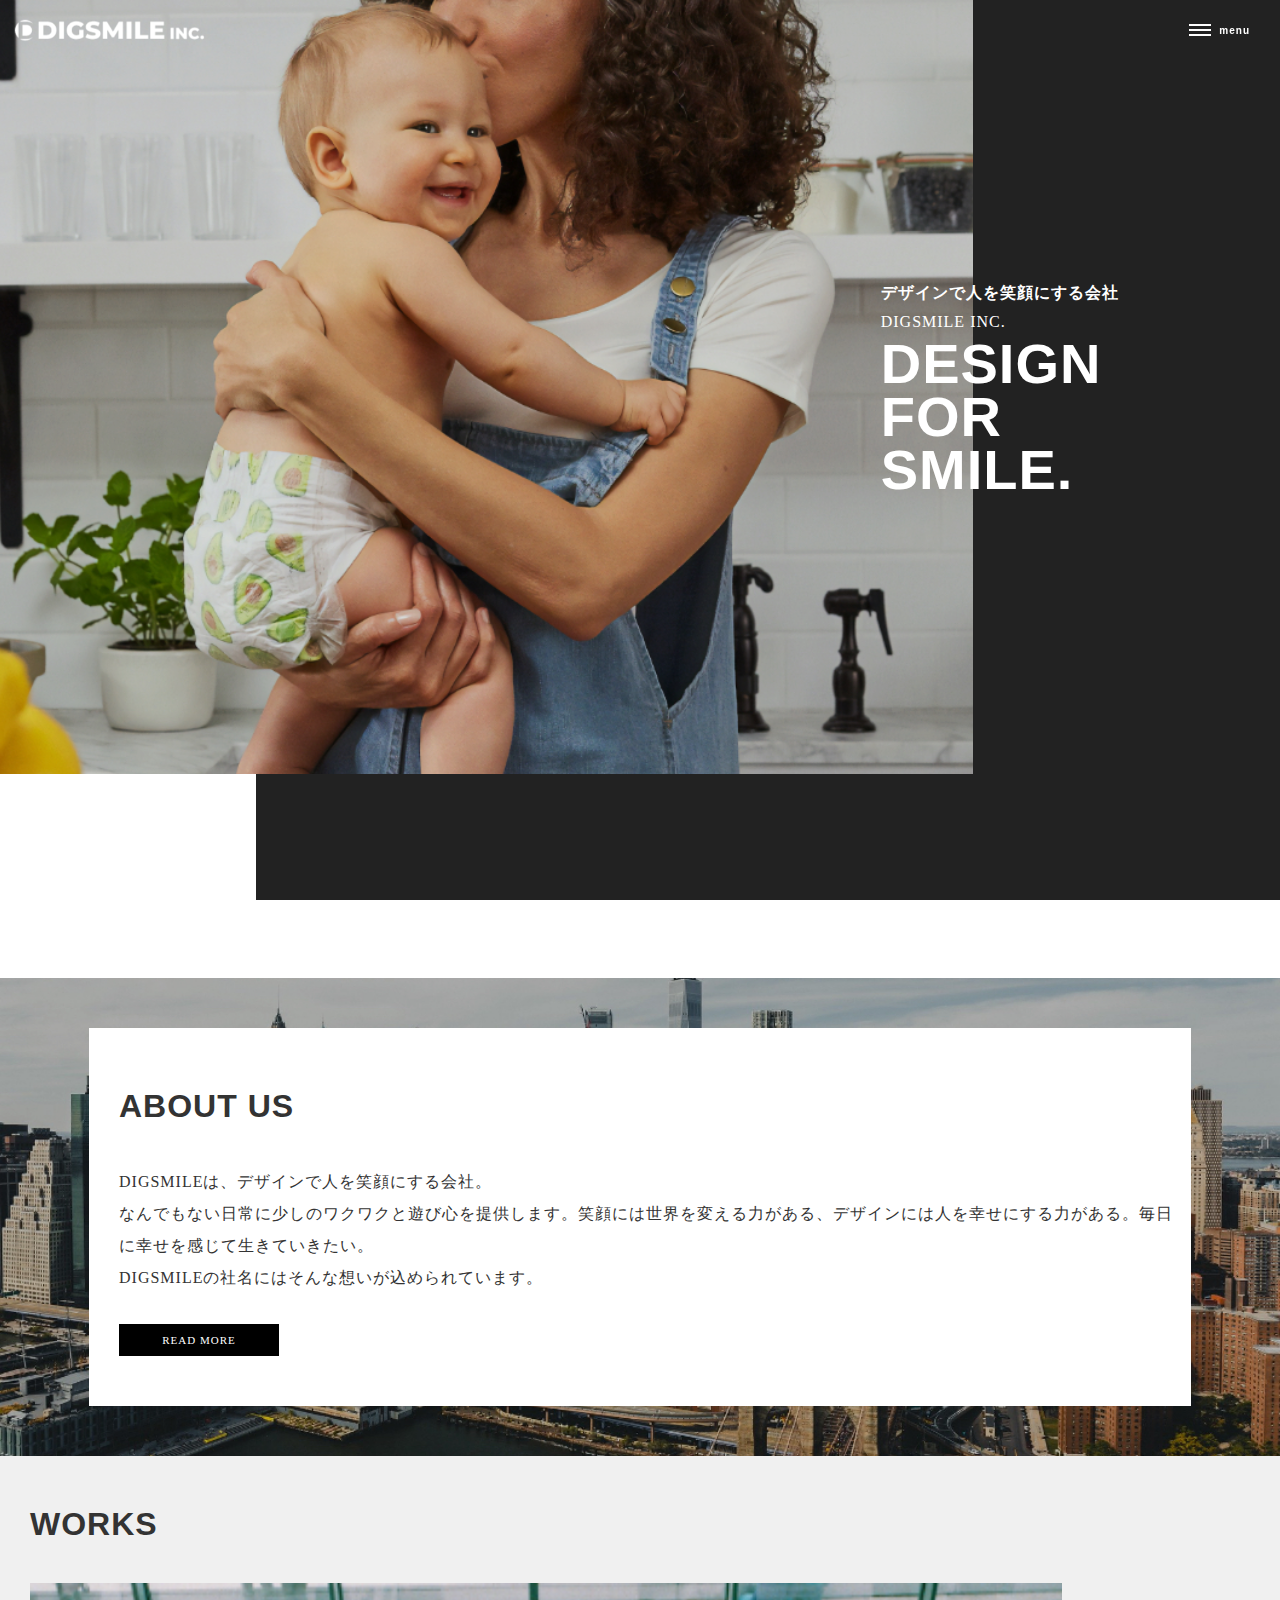
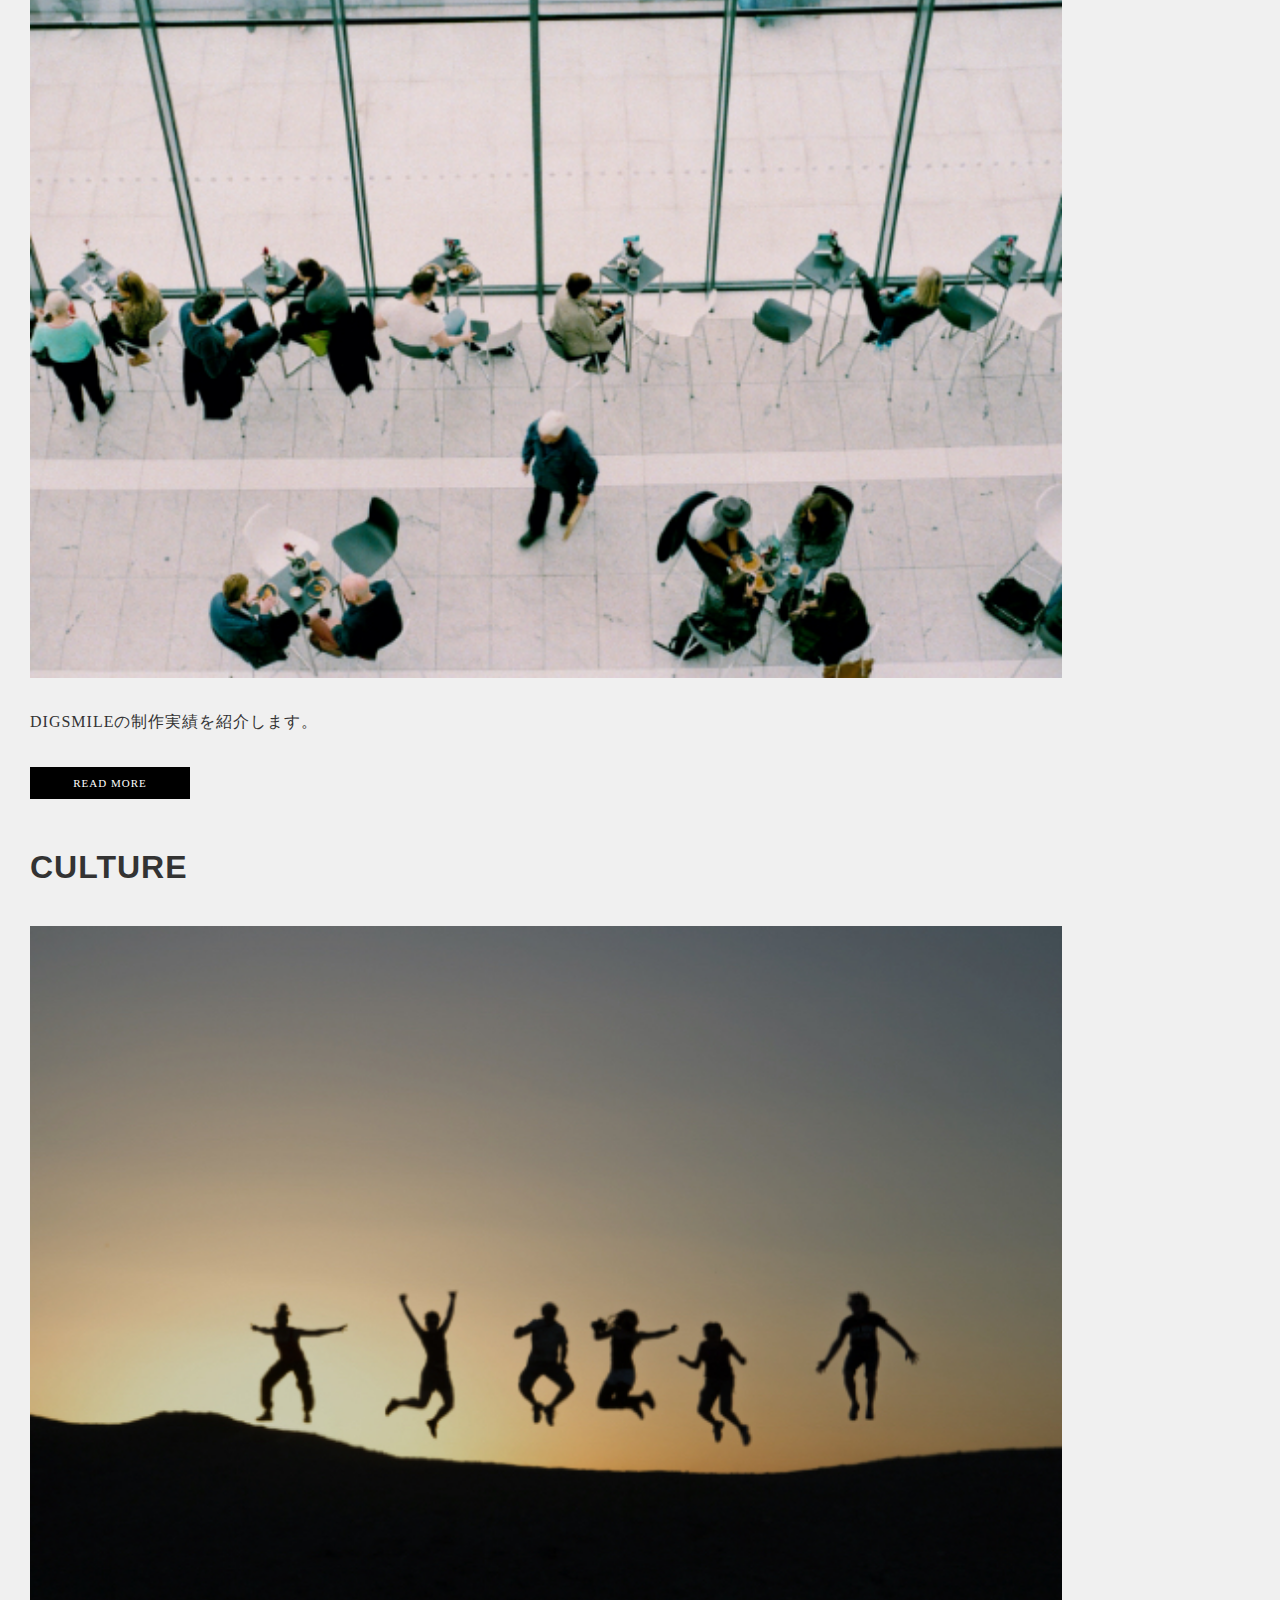
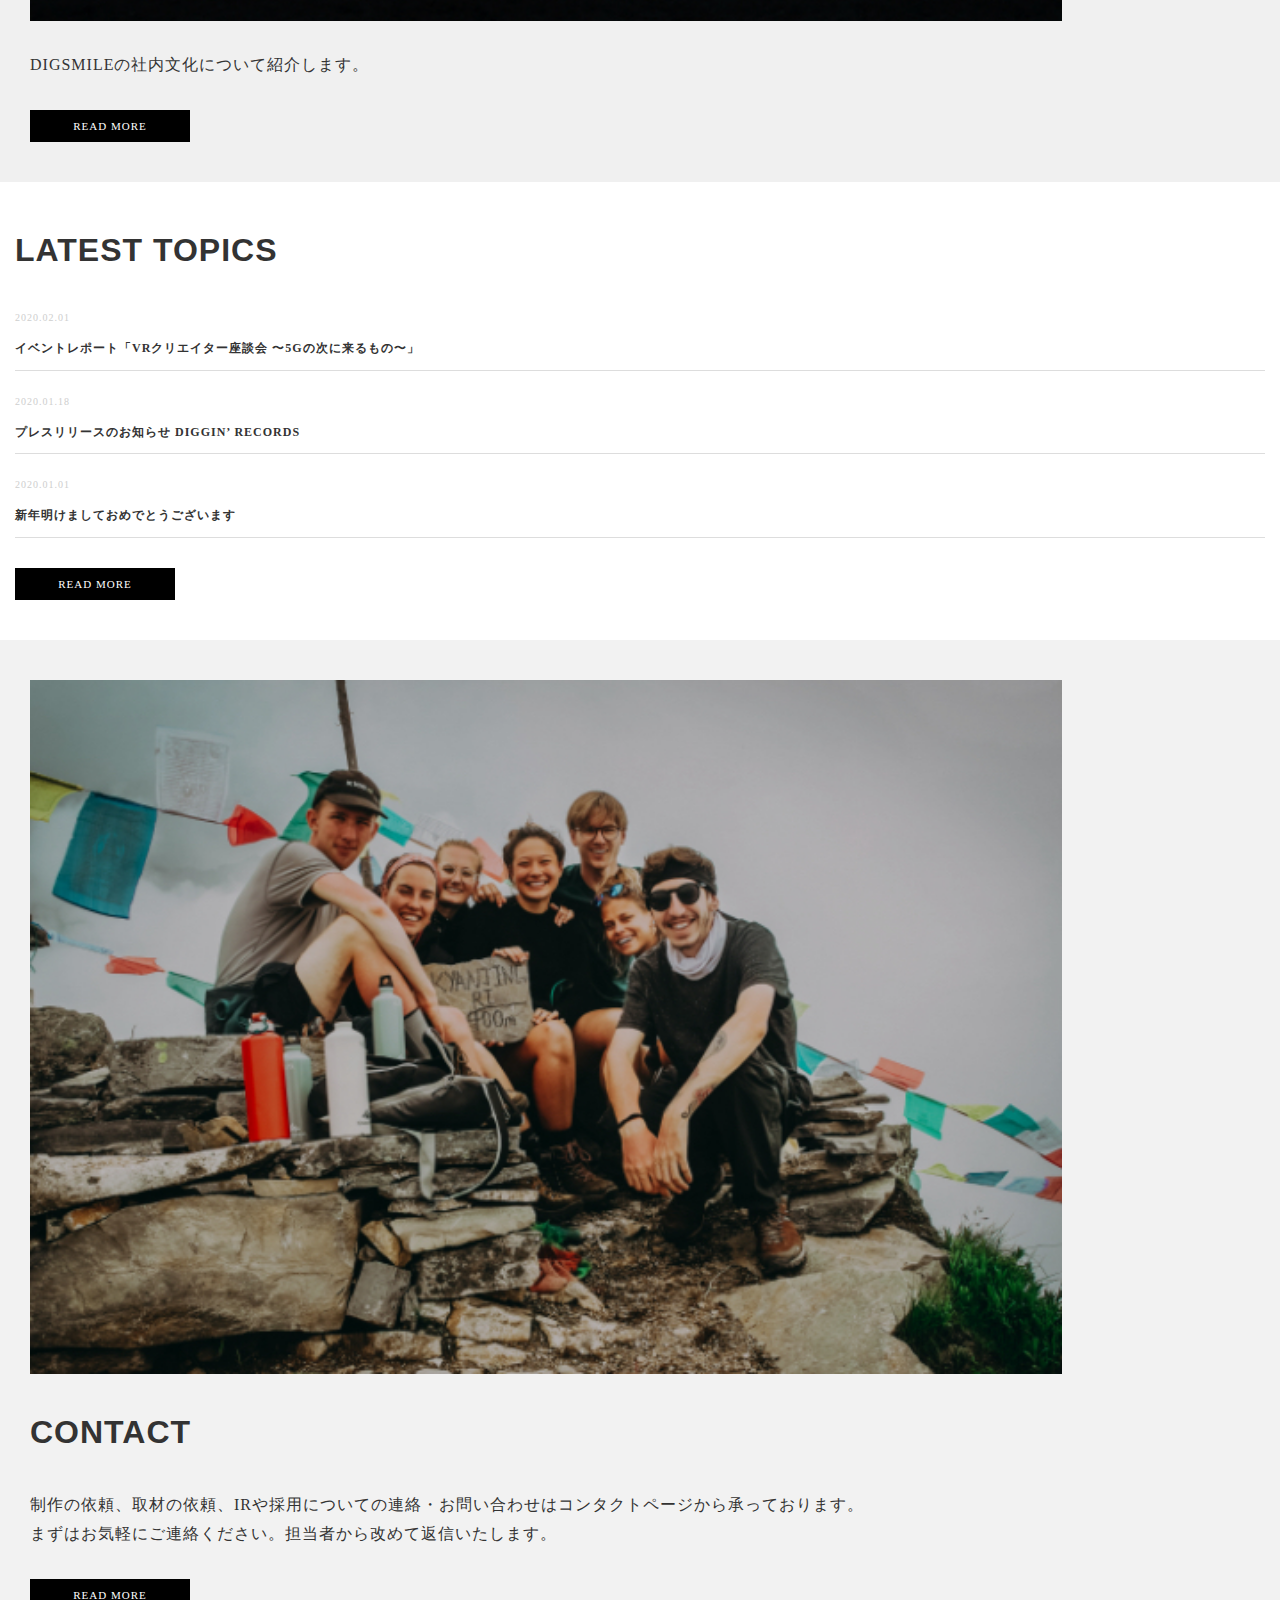
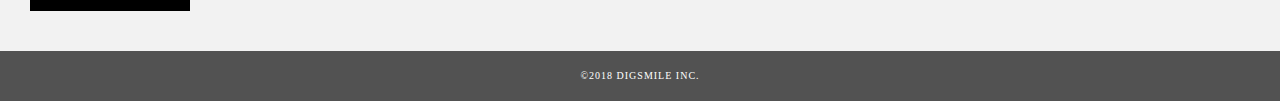
<file: index.html>
<!DOCTYPE html>
<html lang="ja">
<head>
    <meta charset="UTF-8">
    <meta name="viewport" content="width=device-width, initial-scale=1.0">
    <title>Document</title>
    <link rel="stylesheet" href="css/style.css">
</head>
<body>
    <!-- header -->
    <header class="header">
        <div class="header__nav">
            <div class="header__drawer">
                <div class="header__logo">
                    <img src="img/site-logo.png" alt="">
                </div>
                <div class="header__toggle">
                    <div class="bars">
                      <span class="bar bar_top"></span>
                      <span class="bar bar_mid"></span>
                      <span class="bar bar_bottom"></span>
                    </div>
                    <span class="barsMenu">menu</span>
                </div>
            </div>
            <div class="header__menu">
                <ul class="header__list">
                    <li class="header__list-logo">
                        <a href="#"><img src="img/menulogo.png" alt="">
                        </a>
                    </li>
                    <li class="header__list-item">
                        <a href="#aboutUs">ABOUT US</a>
                    </li>
                    <li class="header__list-item">
                        <a href="#works">WORKS</a>
                    </li>
                    <li class="header__list-item">
                        <a href="#culture">CULTURE</a>
                    </li>
                    <li class="header__list-item">
                        <a href="#topics">TOPICS</a>
                    </li>
                    <li class="header__list-item">
                        <a href="#contact">CONTACT</a>
                    </li>
                </ul>
            </div>
        </div>
    </header>
    <!-- メインヴィジュアル -->
    <section class="fv">
        <div class="fv__wrapper">
            <div class="fv__inner">
                <p class="fv__description">デザインで人を笑顔にする会社</p>
                <p class="fv__tagline">DIGSMILE INC.</p>
                <h1 class="fv__title">
                    DESIGN<br>
                    FOR<br>
                    SMILE.
                </h1>
            </div>
        </div>
    </section>
    <!-- ABOUT US -->
    <section class="aboutUS" id="aboutUs">
        <div class="container">
            <div class="aboutUS__bg">
                <div class="aboutUS__content">
                    <h2 class="sectionTitle">
                        ABOUT US
                    </h2>
                    <div class="aboutUS__description">
                        <p>DIGSMILEは、デザインで人を笑顔にする会社。<br>
                            なんでもない日常に少しのワクワクと遊び心を提供します。笑顔には世界を変える力がある、デザインには人を幸せにする力がある。毎日に幸せを感じて生きていきたい。<br>
                            DIGSMILEの社名にはそんな想いが込められています。
                        </p>
                    </div>
                    <a href="./about.html" class="aboutUS__btn">READ MORE</a>
                </div>
            </div>
        </div>
    </section>
    
    <!-- WORKS CULTURE  -->
    <secrion class="works-culture">

        <section class="works-culture__bg">

            <div class="works-culture__contents">
                 <!-- works -->
                <section class="works" id="works">
                    <div class="container">
                        <h2 class="sectionTitle">
                            WORKS
                        </h2>
                        <div class="works__img">
                            <img src="img/work-img.jpg" alt="">
                        </div>
                        <p class="works__description">DIGSMILEの制作実績を紹介します。</p>
                        <a href="#" class="works__btn">READ MORE</a>
                    </div>
                </section>
        
                <!-- cultute -->
                <section class="culture" id="culture">
                    <div class="container">
                        <h2 class="sectionTitle">
                            CULTURE
                        </h2>
                        <div class="culture__img">
                            <img src="img/culture-img.jpg" alt="">
                        </div>
                        <p class="culture__description">DIGSMILEの社内文化について紹介します。</p>
                        <a href="#" class="culture__btn">READ MORE</a>
                    </div>
                </section>
            </div>
           
        </section>
    </secrion>

    <!-- LATEST TOPICS -->
    <section class="topics" id="topics">
        <div class="container">
            <h2 class="sectionTitle">
                LATEST TOPICS
            </h2>
            <div class="topics__inner">
                <dl>
                    <dt>2020.02.01</dt>
                    <dd>イベントレポート「VRクリエイター座談会 〜5Gの次に来るもの〜」</dd>
                    <dt>2020.01.18</dt>
                    <dd>プレスリリースのお知らせ DIGGIN’ RECORDS</dd>
                    <dt>2020.01.01</dt>
                    <dd>新年明けましておめでとうございます</dd>
                </dl>
                <a href="#" class="topics__btn">READ MORE</a>
            </div>
        </div>
    </section>

    <!-- CONTACT -->
    <section class="contact" id="contact">
        <div class="contact__bg">
            <div class="container">
                <div class="contact__img">
                    <img src="img/recruit-img.jpg" alt="">
                </div>
                <div class="contact__inner">
                    <h2 class="sectionTitle">
                        CONTACT
                    </h2>
                    <p class="contact__description">
                        制作の依頼、取材の依頼、IRや採用についての連絡・お問い合わせはコンタクトページから承っております。<br>
                        まずはお気軽にご連絡ください。担当者から改めて返信いたします。
                    </p>
                    <a href="./contact.html" class="contact__btn">READ MORE</a>
                </div>
            </div>
        </div>
    </section>

    <!-- footer -->
    <footer class="footer">
        <p>©2018 DIGSMILE INC.</p>
    </footer>
    <script src="https://ajax.googleapis.com/ajax/libs/jquery/3.5.1/jquery.min.js"></script>
    <script src="js/main.js"></script>
</body>
</html>
</file>
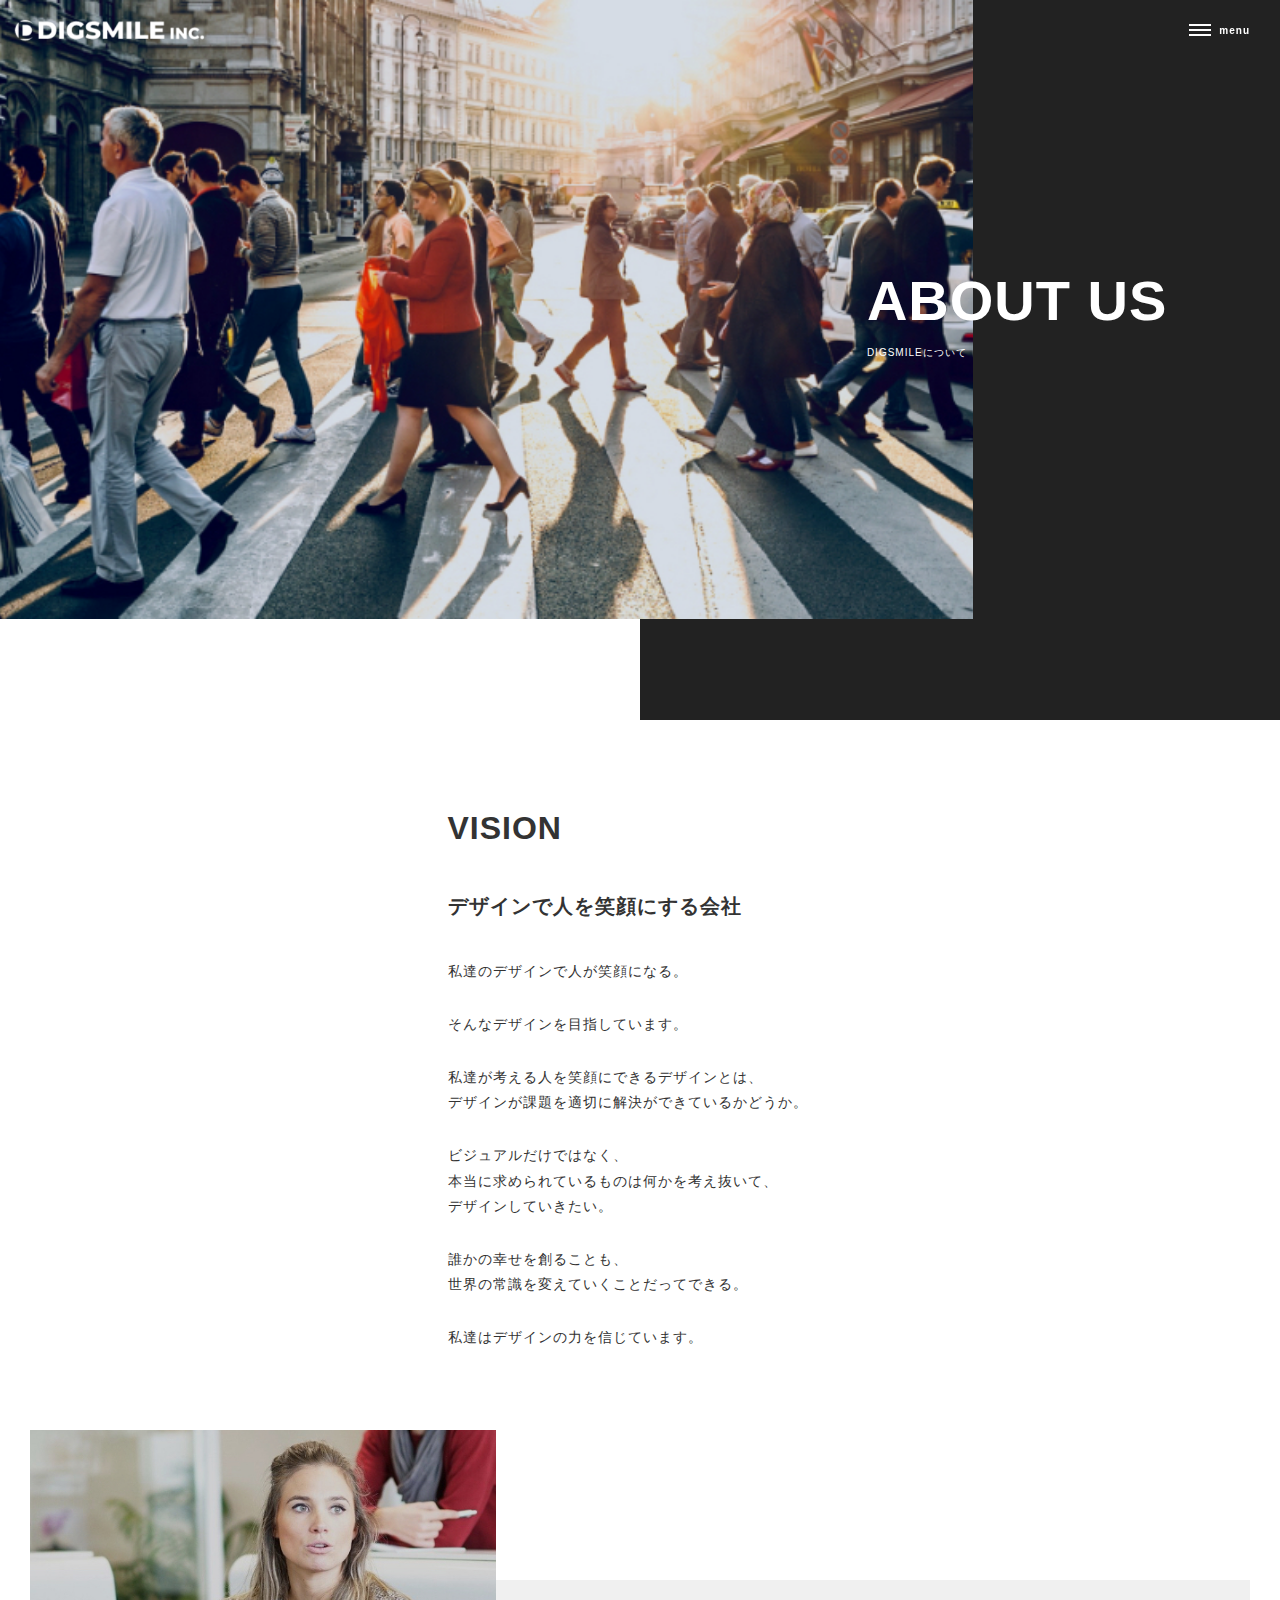
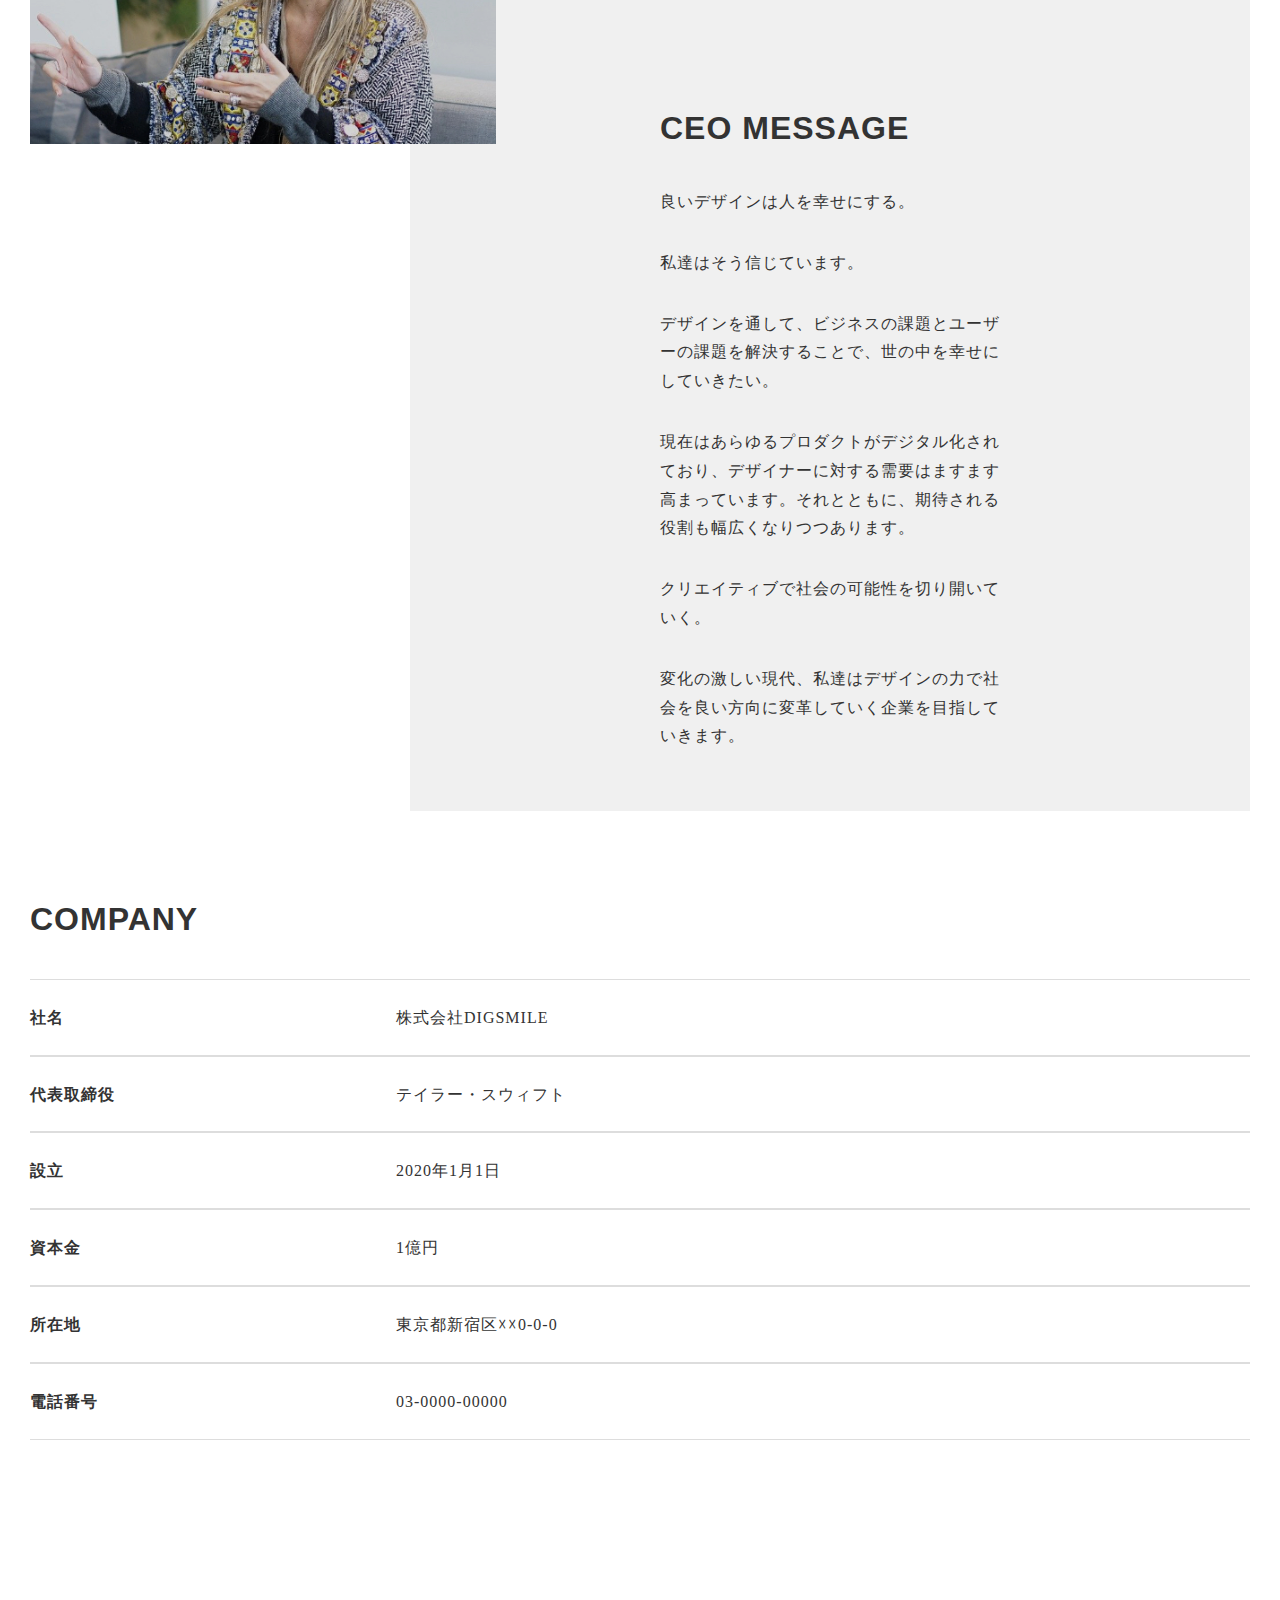
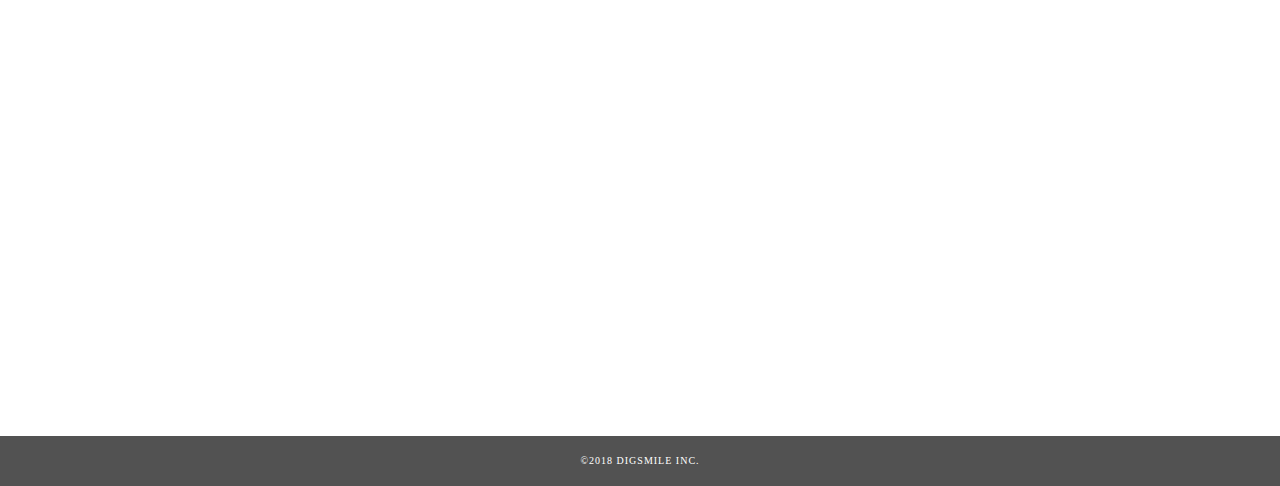
<file: about.html>
<!DOCTYPE html>
<html lang="ja">
<head>
    <meta charset="UTF-8">
    <meta name="viewport" content="width=device-width, initial-scale=1.0">
    <title>Document</title>
    <link rel="stylesheet" href="css/style.css">
</head>
<body>
    <!-- header -->
    <header class="header">
        <div class="header__nav">
            <div class="header__drawer">
                <div class="header__logo">
                    <img src="img/site-logo.png" alt="">
                </div>
                <div class="header__toggle">
                    <div class="bars">
                      <span class="bar bar_top"></span>
                      <span class="bar bar_mid"></span>
                      <span class="bar bar_bottom"></span>
                    </div>
                    <span class="barsMenu">menu</span>
                </div>
            </div>
            <div class="header__menu">
                <ul class="header__list">
                    <li class="header__list-logo">
                        <a href="./index.html"><img src="img/menulogo.png" alt="">
                        </a>
                    </li>
                    <li class="header__list-item">
                        <a href="#">ABOUT US</a>
                    </li>
                    <li class="header__list-item">
                        <a href="#">WORKS</a>
                    </li>
                    <li class="header__list-item">
                        <a href="#">CULTURE</a>
                    </li>
                    <li class="header__list-item">
                        <a href="#">TOPICS</a>
                    </li>
                    <li class="header__list-item">
                        <a href="#">CONTACT</a>
                    </li>
                </ul>
            </div>
        </div>
    </header>
    <!-- ABOUT US メインヴィジュアル -->
    <section class="aboutUs-fv">
        <div class="aboutUs-fv__wrapper">
            <div class="aboutUs-fv__inner">
                <h1 class="aboutUs-fv__title">
                    ABOUT US
                </h1>
                <p class="aobutUsfv__tagline">DIGSMILEについて</p>
            </div>
        </div>
    </section>
    <!-- VISION -->
    <section class="vision">
        <div class="container">
            <h2 class="sectionTitle">
                VISION
            </h2>
            <h2 class="vision__subtitle">
                デザインで人を笑顔にする会社
            </h2>
            <div class="vision__text">
                <p class="bs">私達のデザインで人が笑顔になる。</p>
                <p class="bs">そんなデザインを目指しています。</p>
                <p class="bs">私達が考える人を笑顔にできるデザインとは、<br>
                    デザインが課題を適切に解決ができているかどうか。
                </p>
                <p class="bs">ビジュアルだけではなく、<br>
                    本当に求められているものは何かを考え抜いて、<br>
                    デザインしていきたい。
                </p>
                <p class="bs">誰かの幸せを創ることも、<br>
                    世界の常識を変えていくことだってできる。
                </p>
                <p class="bs">私達はデザインの力を信じています。</p>
            </div>
        </div>
    </section>
    <!-- MESSAGE -->
    <secrion class="message">
        <div class="message__wrapper">
            <div class="message__content">
                <div class="message__content__inner">
                    <h2 class="sectionTitle">CEO MESSAGE</h2>
                    <div class="message__description">
                        <p class="bs">良いデザインは人を幸せにする。</p>
                        <p class="bs">私達はそう信じています。</p>
                        <p class="bs">デザインを通して、ビジネスの課題とユーザーの課題を解決することで、世の中を幸せにしていきたい。</p>
                        <p class="bs">現在はあらゆるプロダクトがデジタル化されており、デザイナーに対する需要はますます高まっています。それとともに、期待される役割も幅広くなりつつあります。</p>
                        <p class="bs">クリエイティブで社会の可能性を切り開いていく。</p>
                        <p class="bs">変化の激しい現代、私達はデザインの力で社会を良い方向に変革していく企業を目指していきます。</p>
                    </div>
                </div>
                <div class="message__img"><img src="img/ceo-img.jpg" alt=""></div>                
            </div>
        </div>
    </secrion>
    <!-- COMPANY -->
    <section class="company">
        <div class="container">
            <h2 class="sectionTitle">
                COMPANY
            </h2>
            <dl>
                <dt>社名</dt>
                <dd>株式会社DIGSMILE</dd>
                <dt>代表取締役</dt>
                <dd>テイラー・スウィフト</dd>
                <dt>設立</dt>
                <dd>2020年1月1日</dd>
                <dt>資本金</dt>
                <dd>1億円</dd>
                <dt>所在地</dt>
                <dd>東京都新宿区☓☓0-0-0</dd>
                <dt>電話番号</dt>
                <dd>03-0000-00000</dd>
            </dl>
        </div>
        <div class="company__map">
            <iframe src="https://www.google.com/maps/embed?pb=!1m14!1m12!1m3!1d12961.678320077855!2d139.69460469264564!3d35.69129118306999!2m3!1f0!2f0!3f0!3m2!1i1024!2i768!4f13.1!5e0!3m2!1sja!2sjp!4v1600731258509!5m2!1sja!2sjp" width="100%" height="470" frameborder="0" style="border:0;" allowfullscreen="" aria-hidden="false" tabindex="0"></iframe>
        </div>
    </section>
   

    

    <!-- footer -->
    <footer class="footer">
        <p>©2018 DIGSMILE INC.</p>
    </footer>
    <script src="https://ajax.googleapis.com/ajax/libs/jquery/3.5.1/jquery.min.js"></script>
    <script src="js/main.js"></script>
</body>
</html>
</file>
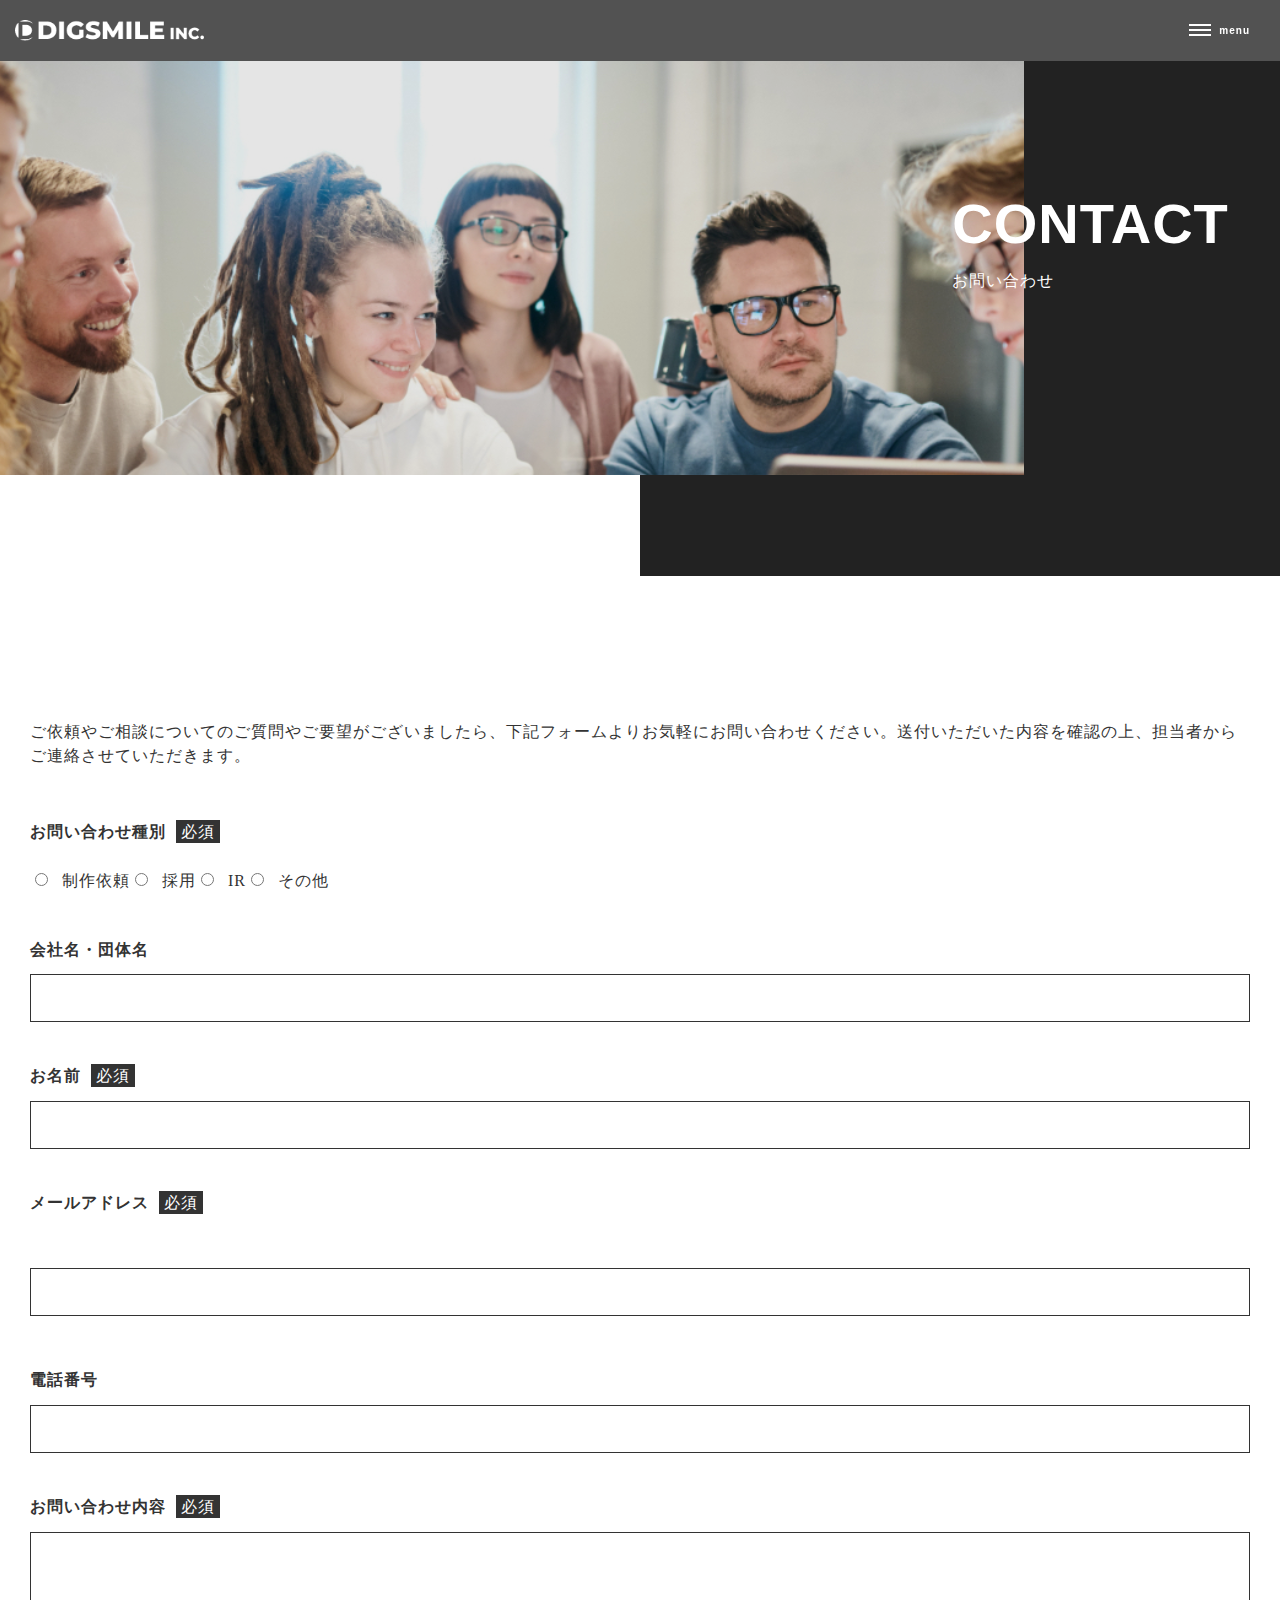
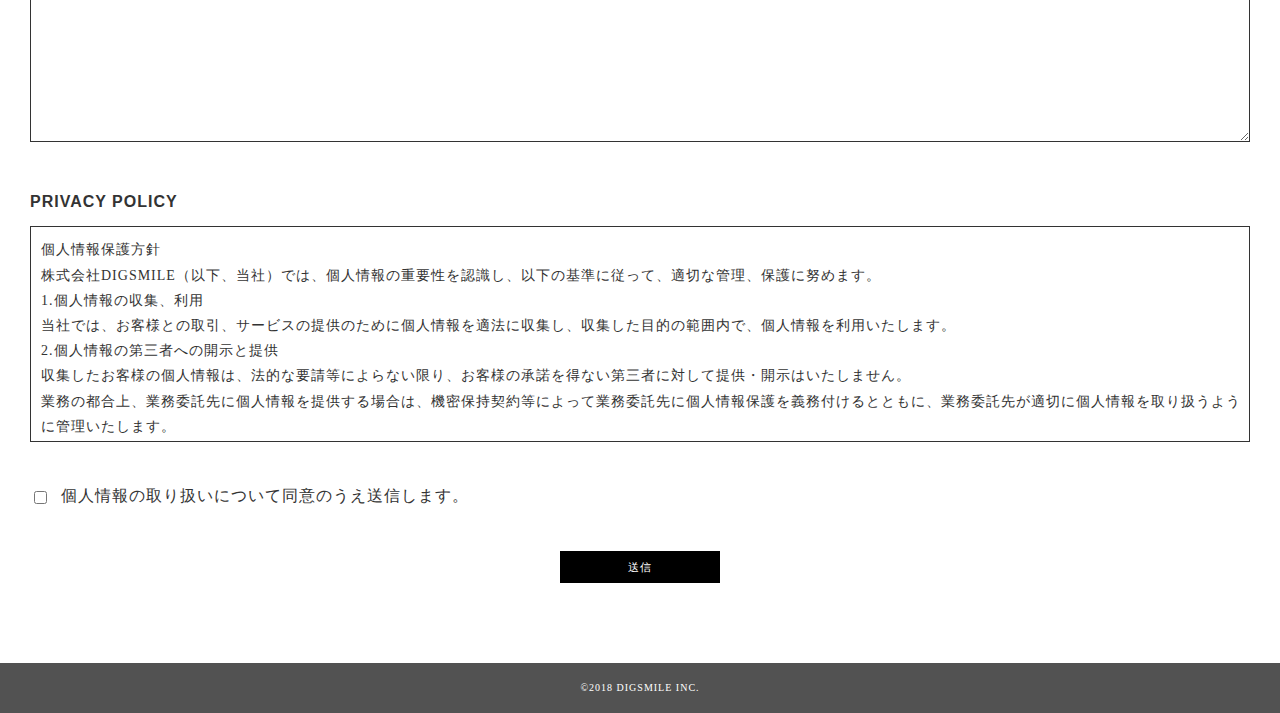
<file: contact.html>
<!DOCTYPE html>
<html lang="ja">
<head>
    <meta charset="UTF-8">
    <meta name="viewport" content="width=device-width, initial-scale=1.0">
    <title>Document</title>
    <link rel="stylesheet" href="css/style.css">
</head>
<body>
    <!-- header -->
    <header class="header">
        <div class="header__nav">
            <div class="header__drawer">
                <div class="header__logo">
                    <img src="img/site-logo.png" alt="">
                </div>
                <div class="header__toggle">
                    <div class="bars">
                      <span class="bar bar_top"></span>
                      <span class="bar bar_mid"></span>
                      <span class="bar bar_bottom"></span>
                    </div>
                    <span class="barsMenu">menu</span>
                </div>
            </div>
            <div class="header__menu">
                <ul class="header__list">
                    <li class="header__list-logo">
                        <a href="index.html"><img src="img/menulogo.png" alt="">
                        </a>
                    </li>
                    <li class="header__list-item">
                        <a href="#about">ABOUT US</a>
                    </li>
                    <li class="header__list-item">
                        <a href="#">WORKS</a>
                    </li>
                    <li class="header__list-item">
                        <a href="#">CULTURE</a>
                    </li>
                    <li class="header__list-item">
                        <a href="#">TOPICS</a>
                    </li>
                    <li class="header__list-item">
                        <a href="#">CONTACT</a>
                    </li>
                </ul>
            </div>
        </div>
    </header>
    <!-- メインヴィジュアル -->
    <section class="contact-fv">
        <div class="contact-fv__wrapper">
            <div class="contact-fv__inner">
                <h1 class="contact-fv__title">CONTACT</h1>
                <p class="contact-fv__tagline">お問い合わせ</p>
            </div>
        </div>
    </section>
    <!-- contact-about -->
    <section class="contact-about">
        <div class="container">
            <p class="contact-about__description">
                ご依頼やご相談についてのご質問やご要望がございましたら、下記フォームよりお気軽にお問い合わせください。送付いただいた内容を確認の上、担当者からご連絡させていただきます。
            </p>
            <form action="#" method="POST">
                <dl class="contact-about__type">
                    <dt>お問い合わせ種別<span>必須</span></dt>
                    <dd>
                        <input type="radio">制作依頼
                    </dd>
                    <dd>
                        <input type="radio">採用
                    </dd>
                    <dd>
                        <input type="radio">IR
                    </dd>
                    <dd>
                        <input type="radio">その他
                    </dd>
                </dl>
                <dl class="contact-about__text">
                    <dt>会社名・団体名</dt>
                    <dd>
                        <input type="text" name="your_company">
                    </dd>
                    <dt>お名前<span>必須</span></dt>
                    <dd>
                        <input type="text" name="your_name">
                    </dd>
                    <dt>メールアドレス<span>必須</span></dt>
                    <dt>
                        <input type="text" name="your_address">
                    </dt>
                    <dt>電話番号</dt>
                    <dd>
                        <input type="text" name="your_phone">
                    </dd>
                    <dt>お問い合わせ内容<span>必須</span></dt>
                    <dd>
                        <textarea name="your_contact" id="" cols="30" rows="10"></textarea>
                    </dd>
                </dl>
                <dl class="contact-about__policy">
                    <dt>PRIVACY POLICY</dt>
                    <dd class="contact-about__policy__item1">
                        <p>個人情報保護方針</p>
                        <p>株式会社DIGSMILE（以下、当社）では、個人情報の重要性を認識し、以下の基準に従って、適切な管理、保護に努めます。</p>
                        <p>1.個人情報の収集、利用<br>
                            当社では、お客様との取引、サービスの提供のために個人情報を適法に収集し、収集した目的の範囲内で、個人情報を利用いたします。
                        </p>
                        <p>2.個人情報の第三者への開示と提供<br>
                            収集したお客様の個人情報は、法的な要請等によらない限り、お客様の承諾を得ない第三者に対して提供・開示はいたしません。<br>
                            業務の都合上、業務委託先に個人情報を提供する場合は、機密保持契約等によって業務委託先に個人情報保護を義務付けるとともに、業務委託先が適切に個人情報を取り扱うように管理いたします。
                        </p>
                        <p> 3.個人情報の保護<br>
                            当社では、個人情報の紛失、破壊、改ざん、不正アクセス、および漏えい等を防止するため、適切な対策を行います。
                        </p>
                        <p>4.法令および関連規範の遵守<br>
                            当社は、個人情報の取り扱いに関して、個人情報保護法をはじめとする個人情報に関する法令および関連する規範を遵守します。
                        </p>
                        <p>5.個人情報の開示・訂正・削除<br>
                            当社では、個人情報の開示・訂正・削除等の依頼があった場合、情報提供者本人であることを確認の上、すみやかに対応いたします。
                        </p>
                        <p>
                            法令や当社方針により、プライバシー・ポリシーを予告なく改訂することがあります。
                        </p>
                        <p>お問い合わせ窓口<br>
                            当社の個人情報の取扱いに関するお問い合わせは下記までご連絡お願いいたします。<br>
                            株式会社ファイアープレイス<br>
                            044-589-4333
                        </p>
                    </dd>
                    <dd class="contact-about__policy__item2">
                        <input type="checkbox">個人情報の取り扱いについて同意のうえ送信します。
                    </dd>
                </dl>
                <a href="#" class="contact-about__btn">送信</a>
            </form>
        </div>
    </section>
    

    <!-- footer -->
    <footer class="footer">
        <p>©2018 DIGSMILE INC.</p>
    </footer>
    <script src="https://ajax.googleapis.com/ajax/libs/jquery/3.5.1/jquery.min.js"></script>
    <script src="js/main.js"></script>
</body>
</html>
</file>
<file: css/style.css>
html{margin:0;padding:0;font-size:62.5%}body{margin:0;padding:0;font-family:"Montserrat","Yu Gothic", "游ゴシック", YuGothic, "游ゴシック体", sans-serif;font-weight:500;color:#333;letter-spacing:0.1em;line-height:1.8}*,*:before,*:after{-webkit-box-sizing:border-box;box-sizing:border-box}h1,h2,h3,h4,h5{margin:0;padding:0}img{width:100%;vertical-align:bottom}figure{margin:0}table{border-collapse:collapse;border-spacing:0}ul,li,dl,dt,dd{margin:0;padding:0;list-style:none}a{text-decoration:none;-webkit-transition:all .6s ease;transition:all .6s ease}a:hover{-webkit-transition:all .6s ease;transition:all .6s ease}p{margin:0}html{margin:0;padding:0;font-size:62.5%}body{margin:0;padding:0;font-family:"Montserrat","Yu Gothic", "游ゴシック", YuGothic, "游ゴシック体", sans-serif;font-weight:500;color:#333;letter-spacing:0.1em;line-height:1.8}*,*:before,*:after{-webkit-box-sizing:border-box;box-sizing:border-box}h1,h2,h3,h4,h5{margin:0;padding:0}img{width:100%;vertical-align:bottom}figure{margin:0}table{border-collapse:collapse;border-spacing:0}ul,li,dl,dt,dd{margin:0;padding:0;list-style:none}a{text-decoration:none;-webkit-transition:all .6s ease;transition:all .6s ease}a:hover{-webkit-transition:all .6s ease;transition:all .6s ease}p{margin:0}.container{padding-right:15px;padding-left:15px}@media (min-width: 1440px){.container{max-width:1100px;margin:0 auto}}.sectionTitle{font-size:2.8rem;margin-bottom:30px}@media (min-width: 768px){.sectionTitle{font-size:3.2rem}}html{margin:0;padding:0;font-size:62.5%}body{margin:0;padding:0;font-family:"Montserrat","Yu Gothic", "游ゴシック", YuGothic, "游ゴシック体", sans-serif;font-weight:500;color:#333;letter-spacing:0.1em;line-height:1.8}*,*:before,*:after{-webkit-box-sizing:border-box;box-sizing:border-box}h1,h2,h3,h4,h5{margin:0;padding:0}img{width:100%;vertical-align:bottom}figure{margin:0}table{border-collapse:collapse;border-spacing:0}ul,li,dl,dt,dd{margin:0;padding:0;list-style:none}a{text-decoration:none;-webkit-transition:all .6s ease;transition:all .6s ease}a:hover{-webkit-transition:all .6s ease;transition:all .6s ease}p{margin:0}html{margin:0;padding:0;font-size:62.5%}body{margin:0;padding:0;font-family:"Montserrat","Yu Gothic", "游ゴシック", YuGothic, "游ゴシック体", sans-serif;font-weight:500;color:#333;letter-spacing:0.1em;line-height:1.8}*,*:before,*:after{-webkit-box-sizing:border-box;box-sizing:border-box}h1,h2,h3,h4,h5{margin:0;padding:0}img{width:100%;vertical-align:bottom}figure{margin:0}table{border-collapse:collapse;border-spacing:0}ul,li,dl,dt,dd{margin:0;padding:0;list-style:none}a{text-decoration:none;-webkit-transition:all .6s ease;transition:all .6s ease}a:hover{-webkit-transition:all .6s ease;transition:all .6s ease}p{margin:0}.container{padding-right:15px;padding-left:15px}@media (min-width: 1440px){.container{max-width:1100px;margin:0 auto}}.sectionTitle{font-size:2.8rem;margin-bottom:30px}@media (min-width: 768px){.sectionTitle{font-size:3.2rem}}.aboutUs-fv{height:80vh;position:relative}.aboutUs-fv::after{content:"";display:block;position:absolute;top:0;right:0;background-color:#222;width:50%;height:100%;z-index:-1}.aboutUs-fv__wrapper{height:86%;width:76%;background-image:url(../img/aboutfv.jpg);background-size:cover;background-position:center 0;position:relative;padding-bottom:166px}.aboutUs-fv__wrapper::after{content:"";background-color:rgba(0,0,0,0.1);position:absolute;top:0;left:0;right:0;bottom:0}.aboutUs-fv__inner{position:absolute;top:50%;right:-20%;-webkit-transform:translate(0, -50%);transform:translate(0, -50%);color:#fff;z-index:1}.aboutUs-fv__title{font-size:5.6rem;line-height:86px}@media (min-width: 1440px){.aboutUs-fv__title{font-size:7.2rem;line-height:86px}}.aboutUs-fv__tagline{font-size:1.6rem;line-height:283px;font-family:Montserrat Medium}@media (min-width: 1440px){.aboutUs-fv__tagline{font-size:2rem}}.vision .container{margin-top:80px;margin-bottom:80px}@media (min-width: 768px){.vision .container{margin-left:auto;margin-right:auto;max-width:415px}}@media (min-width: 1440px){.vision .container{margin-bottom:120px}}.vision__subtitle{font-size:2rem;font-family:Noto Sans JP Bold;margin-bottom:35px}.vision__text{font-size:1.4rem}.vision__text .bs:not(:last-child){margin-bottom:2em}.message__wrapper{position:relative;padding-top:150px;padding-left:15px;padding-right:15px;margin-bottom:80px}@media (min-width: 768px){.message__wrapper{padding-right:30px}}@media (min-width: 1440px){.message__wrapper{max-width:1100px;margin:0 auto;margin-bottom:120px}}.message__content{width:100%;max-width:100%;padding:120px 0 60px;background-color:#f0f0f0;margin-left:auto}@media (min-width: 768px){.message__content{width:840px;max-width:70%}}@media (min-width: 1440px){.message__content{padding-bottom:90px}}.message__content__inner{max-width:400px;padding:0 30px;margin:0 auto}.message__img{max-width:90%;position:absolute;top:0;left:0}@media (min-width: 768px){.message__img{width:36.4%;left:30px}}.message__img img{height:230px;-o-object-fit:cover;object-fit:cover}@media (min-width: 768px){.message__img img{height:inherit}}.message__description{font-size:1.4rem}@media (min-width: 768px){.message__description{font-size:1.6rem}}.message__description .bs:not(:last-child){margin-bottom:2em}.company .container{padding-right:30px;padding-left:30px}.company dl{width:100%;display:-webkit-box;display:-ms-flexbox;display:flex;-ms-flex-wrap:wrap;flex-wrap:wrap;font-size:1.4rem;font-family:Noto Sans JP Bold;margin-bottom:40px}@media (min-width: 768px){.company dl{font-size:1.6rem}}.company dt{border-top:1px solid #ddd;border-bottom:1px solid #ddd;width:50%;padding-top:24px;padding-bottom:22px}@media (min-width: 768px){.company dt{width:30%}}@media (min-width: 768px) and (min-width: 768px){.company dt{font-weight:bold}}.company dd{border-top:1px solid #ddd;border-bottom:1px solid #ddd;width:50%;padding-top:24px}@media (min-width: 768px){.company dd{width:70%}}.company__map{padding-right:30px;padding-left:30px;width:100%;margin-bottom:80px}@media (min-width: 1440px){.company__map{padding-right:15px;padding-left:15px}}@media (min-width: 768px){.company__map img{height:230px}}html{margin:0;padding:0;font-size:62.5%}body{margin:0;padding:0;font-family:"Montserrat","Yu Gothic", "游ゴシック", YuGothic, "游ゴシック体", sans-serif;font-weight:500;color:#333;letter-spacing:0.1em;line-height:1.8}*,*:before,*:after{-webkit-box-sizing:border-box;box-sizing:border-box}h1,h2,h3,h4,h5{margin:0;padding:0}img{width:100%;vertical-align:bottom}figure{margin:0}table{border-collapse:collapse;border-spacing:0}ul,li,dl,dt,dd{margin:0;padding:0;list-style:none}a{text-decoration:none;-webkit-transition:all .6s ease;transition:all .6s ease}a:hover{-webkit-transition:all .6s ease;transition:all .6s ease}p{margin:0}html{margin:0;padding:0;font-size:62.5%}body{margin:0;padding:0;font-family:"Montserrat","Yu Gothic", "游ゴシック", YuGothic, "游ゴシック体", sans-serif;font-weight:500;color:#333;letter-spacing:0.1em;line-height:1.8}*,*:before,*:after{-webkit-box-sizing:border-box;box-sizing:border-box}h1,h2,h3,h4,h5{margin:0;padding:0}img{width:100%;vertical-align:bottom}figure{margin:0}table{border-collapse:collapse;border-spacing:0}ul,li,dl,dt,dd{margin:0;padding:0;list-style:none}a{text-decoration:none;-webkit-transition:all .6s ease;transition:all .6s ease}a:hover{-webkit-transition:all .6s ease;transition:all .6s ease}p{margin:0}.container{padding-right:15px;padding-left:15px}@media (min-width: 1440px){.container{max-width:1100px;margin:0 auto}}.sectionTitle{font-size:2.8rem;margin-bottom:30px}@media (min-width: 768px){.sectionTitle{font-size:3.2rem}}.contact-fv{height:80vh;position:relative}.contact-fv::after{content:"";display:block;position:absolute;top:0;right:0;background-color:#222;width:50%;height:80%;z-index:-1}.contact-fv__wrapper{height:66%;width:80%;background-image:url(../img/contactfv.jpg);background-size:cover;background-position:center;position:relative;padding-bottom:166px}.contact-fv__wrapper::after{content:"";background-color:rgba(0,0,0,0.1);position:absolute;top:0;left:0;right:0;bottom:0}.contact-fv__inner{position:absolute;top:50%;right:-20%;-webkit-transform:translate(0, -50%);transform:translate(0, -50%);color:#fff;z-index:1}@media (min-width: 1440px){.contact-fv__inner{right:-10%}}.contact-fv__title{font-size:5.6rem;line-height:86px}@media (min-width: 1440px){.contact-fv__title{font-size:7.2rem;line-height:86px}}.contact-fv__tagline{font-size:1.6rem;font-family:Montserrat Medium}@media (min-width: 1440px){.contact-fv__tagline{font-size:2rem}}.contact-about{margin-bottom:80px}.contact-about span{background-color:#333;color:#fff;margin-left:10px;font-weight:normal;padding:3px 5px}@media (min-width: 768px){.contact-about .container{padding-right:30px;padding-left:30px}}.contact-about__description{font-size:1.4rem;line-height:24px;margin-bottom:50px}@media (min-width: 768px){.contact-about__description{font-size:1.6rem}}.contact-about dt{font-size:1.6rem;font-weight:bold}.contact-about input{border:1px solid #333}.contact-about__type dd{font-size:1.6rem;font-family:Noto Sans JP}@media (min-width: 768px){.contact-about__type dd{float:left;margin-top:20px}}.contact-about__type input{vertical-align:middle;text-indent:1em;margin-right:14px}@media (min-width: 768px){.contact-about__type input{vertical-align:inherit}}.contact-about__text dt{padding-top:40px;margin-bottom:10px;clear:both}.contact-about__text input{width:100%;height:48px}.contact-about__text textarea{width:100%;height:210px;border:1px solid #333}.contact-about__policy dt{margin-top:40px;margin-bottom:10px}.contact-about__policy__item1{width:100%;height:216px;border:1px solid #333;padding-top:10px;padding-left:10px;overflow-x:scroll;font-size:1.4rem;font-family:游ゴシック体}.contact-about__policy__item2{margin-top:40px;margin-bottom:40px;font-size:1.4rem}@media (min-width: 768px){.contact-about__policy__item2{font-size:1.6rem}}@media (min-width: 1440px){.contact-about__policy__item2{text-align:center}}.contact-about__policy__item2 input{vertical-align:middle;text-indent:1em;margin-right:14px}.contact-about__btn{display:block;width:160px;font-size:1.1rem;font-family:Montserrat Medium;background-color:#000;color:#fff;text-align:center;line-height:32px;margin-top:30px;margin:0 auto}html{font-family:Montserrat}.header__nav{width:100%;position:fixed;z-index:100;padding-right:15px;padding-left:15px;padding-top:20px;padding-bottom:20px}@media (min-width: 1440px){.header__nav{padding-left:58px;padding-right:58px}}.header__drawer{display:-webkit-box;display:-ms-flexbox;display:flex;-webkit-box-align:center;-ms-flex-align:center;align-items:center;-webkit-box-pack:justify;-ms-flex-pack:justify;justify-content:space-between}.header__logo{width:189px}@media (min-width: 1440px){.header__logo{width:260px}}.header__toggle{display:block;display:-webkit-box;display:-ms-flexbox;display:flex;-webkit-box-align:center;-ms-flex-align:center;align-items:center;position:fixed;width:61px;height:13px;z-index:10;right:30px;cursor:pointer;color:#fff}@media (min-width: 1440px){.header__toggle{right:73px}}.header__toggle .bars{height:13px;width:61px}.header__toggle .bar{display:block;position:absolute;width:22px;border-bottom:2px solid #fff;-webkit-transition:.35s ease-in-out;transition:.35s ease-in-out}.header__toggle .bar_top{top:0px}.header__toggle .bar_mid{top:5px}.header__toggle .bar_bottom{top:10px}.header__toggle .barsMenu{display:block;margin-left:7px;font-weight:bold;line-height:94px}.header__toggle.active .bar_top{top:5px;-webkit-transform:rotate(-45deg);transform:rotate(-45deg)}.header__toggle.active .bar_mid,.header__toggle.active .bar_bottom{top:5px;-webkit-transform:rotate(45deg);transform:rotate(45deg)}.header__menu{background-color:rgba(0,0,0,0.8);height:100vh;width:100%;position:absolute;top:0;left:0;-webkit-transition:.5s ease;transition:.5s ease;-webkit-transform:translateX(100%);transform:translateX(100%)}.header__list{position:absolute;top:50%;left:50%;-webkit-transform:translate(-50%, -50%);transform:translate(-50%, -50%);text-align:center}.header__list-logo{width:42px;height:45px;margin:0 auto 40px}.header__list-item{margin-bottom:30px}.header__list-item a{color:#fff;font-size:2rem}.header__menu.open{-webkit-transform:translateX(0%);transform:translateX(0%)}.header__nav.headerColor{background-color:#525252}.fv{height:100vh;position:relative}.fv::after{content:"";display:block;position:absolute;top:0;right:0;background-color:#222;width:70%;height:100%;z-index:-1}@media (min-width: 768px){.fv::after{width:80%}}@media (min-width: 1440px){.fv::after{width:50%}}.fv__wrapper{height:86%;width:76%;background-image:url(../img/kv-img.jpg);background-size:cover;background-position:center 0;position:relative}.fv__wrapper::after{content:"";background-color:rgba(0,0,0,0.1);position:absolute;top:0;left:0;right:0;bottom:0}.fv__inner{position:absolute;top:50%;right:-15%;-webkit-transform:translate(0, -50%);transform:translate(0, -50%);color:#fff;z-index:1}.fv__description{font-size:1.6rem;font-family:游ゴシック体;font-weight:bold}@media (min-width: 1440px){.fv__description{font-size:2rem}}.fv__tagline{font-size:1.6rem;font-family:Montserrat Medium}@media (min-width: 1440px){.fv__tagline{font-size:2rem}}.fv__title{font-size:5.6rem;line-height:53px}@media (min-width: 1440px){.fv__title{font-size:7.2rem;line-height:86px}}.aboutUS .container{margin-top:78px;margin-bottom:40px;padding-right:0;padding-left:0}@media (min-width: 1440px){.aboutUS .container{max-width:1100px;margin:120px auto 80px}}.aboutUS__bg{background-image:url(../img/about-img.jpg);background-size:cover;background-repeat:no-repeat;background-position:center;width:100%;height:80%;padding:50px 15px}@media (min-width: 768px){.aboutUS__bg{padding-right:89px;padding-left:89px}}.aboutUS__content{background-color:#fff;padding-left:30px;padding-right:15px;padding-top:50px;padding-bottom:50px}.aboutUS__description{font-size:1.4rem;font-family:游ゴシック体;line-height:28px}@media (min-width: 768px){.aboutUS__description{font-size:1.6rem;line-height:32px}}.aboutUS__btn{display:block;width:160px;font-size:1.1rem;font-family:Montserrat Medium;background-color:#000;color:#fff;text-align:center;line-height:32px;margin-top:30px}.works-culture .container{padding-right:0;padding-left:0}.works-culture__bg{position:relative}@media (min-width: 768px){.works-culture__bg{padding-left:30px;padding-right:218px}}@media (min-width: 1440px){.works-culture__bg{padding-left:0;padding-right:0;margin-bottom:60px}}.works-culture__bg::after{background-color:#f0f0f0;content:"";display:block;position:absolute;top:-180px;right:0;left:0;bottom:0;width:100%;z-index:-1}@media (min-width: 1440px){.works-culture__contents{display:-webkit-box;display:-ms-flexbox;display:flex;-webkit-box-pack:justify;-ms-flex-pack:justify;justify-content:space-between;max-width:1100px;margin:0 auto}}.works-culture .works{padding-bottom:40px}@media (min-width: 1440px){.works-culture .works{width:calc(50% - 30px)}}.works-culture .works__img{margin-bottom:30px}.works-culture .works__description{font-size:1.6rem;font-family:游ゴシック体}.works-culture .works__btn{display:block;width:160px;font-size:1.1rem;font-family:Montserrat Medium;background-color:#000;color:#fff;text-align:center;line-height:32px;margin-top:30px}.works-culture .culture{padding-bottom:40px;margin-bottom:40px}@media (min-width: 1440px){.works-culture .culture{width:calc(50% - 30px)}}.works-culture .culture__img{margin-bottom:30px}.works-culture .culture__description{font-size:1.6rem;font-family:游ゴシック体}.works-culture .culture__btn{display:block;width:160px;font-size:1.1rem;font-family:Montserrat Medium;background-color:#000;color:#fff;text-align:center;line-height:32px;margin-top:30px}@media (min-width: 1440px){.topics .container{display:-webkit-box;display:-ms-flexbox;display:flex;-webkit-box-pack:justify;-ms-flex-pack:justify;justify-content:space-between;max-width:1100px;margin:0 auto;padding-right:0;padding-left:0}}@media (min-width: 1440px){.topics .sectionTitle{padding-right:113px;white-space:nowrap}}@media (min-width: 1440px){.topics__inner{width:100%}}.topics__inner dt{color:#cecece;font-family:Montserrat Medium}.topics__inner dt:not(:first-child){margin-top:22px}.topics__inner dd{font-size:1.2rem;font-family:游ゴシック体;font-weight:bold;border-bottom:1px solid #ddd;padding-bottom:10px;margin-top:11px}@media (min-width: 1440px){.topics__inner dd{font-size:1.4rem}}.topics__btn{display:block;width:160px;font-size:1.1rem;font-family:Montserrat Medium;background-color:#000;color:#fff;text-align:center;line-height:32px;margin-top:30px;margin-bottom:40px}@media (min-width: 1440px){.topics__btn{margin-left:auto}}.contact__bg{background-color:#f2f2f2}.contact .container{padding-top:40px;padding-bottom:40px}@media (min-width: 768px){.contact .container{padding-left:30px;padding-right:218px}}@media (min-width: 1440px){.contact .container{display:-webkit-box;display:-ms-flexbox;display:flex;-webkit-box-orient:horizontal;-webkit-box-direction:reverse;-ms-flex-direction:row-reverse;flex-direction:row-reverse;-webkit-box-pack:justify;-ms-flex-pack:justify;justify-content:space-between;-webkit-box-align:center;-ms-flex-align:center;align-items:center;max-width:1100px;margin:0 auto;padding-left:0;padding-right:0}}@media (min-width: 1440px){.contact__inner{width:calc(50% - 80px)}}.contact__img{margin-bottom:30px}@media (min-width: 1440px){.contact__img{width:50%}}.contact__description{font-size:1.6rem;font-family:游ゴシック体}.contact__btn{display:block;width:160px;font-size:1.1rem;font-family:Montserrat Medium;background-color:#000;color:#fff;text-align:center;line-height:32px;margin-top:30px;margin-top:30px}.footer p{background-color:#525252;color:#fff;text-align:center;height:50px;line-height:50px;font-family:Montserrat Medium}
/*# sourceMappingURL=style.css.map */
</file>
